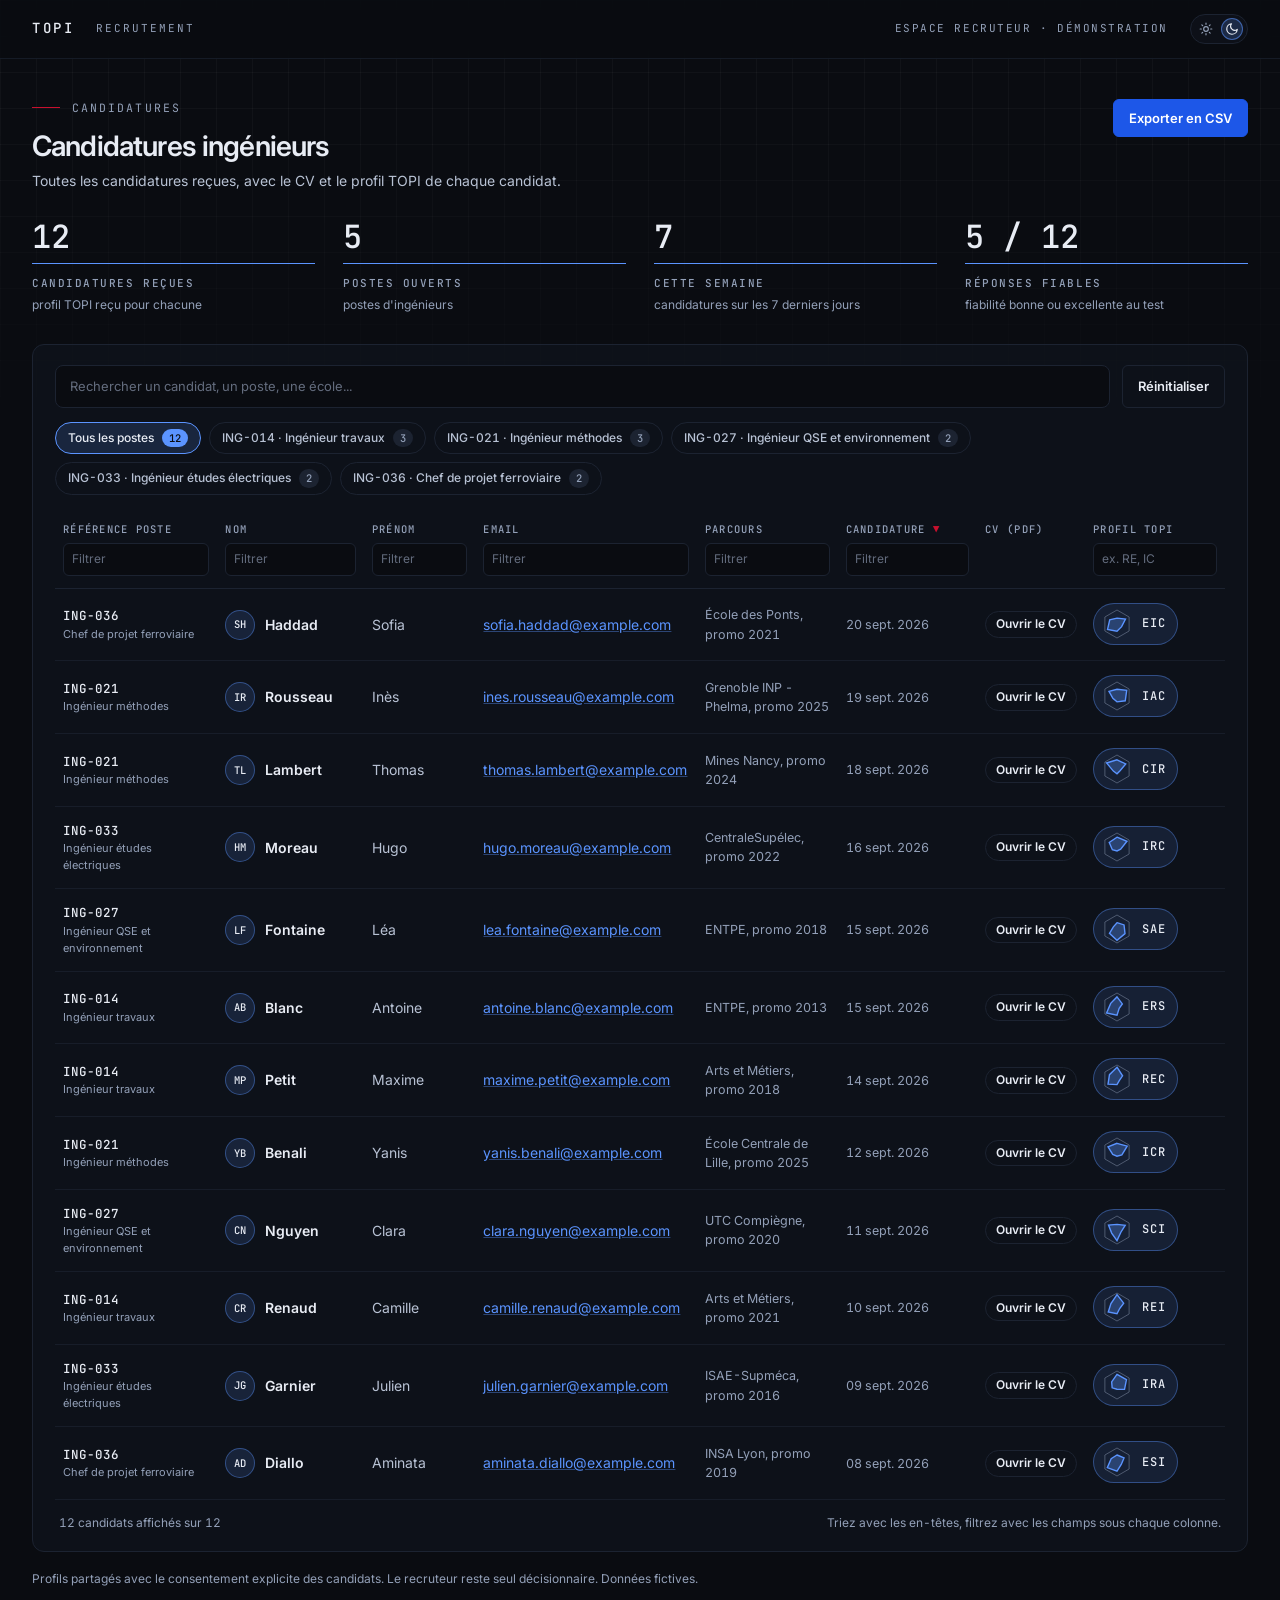
<file: index.html>
<!doctype html>
<html lang="fr">
<head>
<meta charset="utf-8">
<meta name="viewport" content="width=device-width, initial-scale=1">
<meta name="robots" content="noindex, nofollow">
<title>Candidatures ingénieurs · TOPI Recrutement</title>
<link href="https://fonts.googleapis.com/css2?family=Inter:wght@400;500;600;700&family=JetBrains+Mono:wght@400;500&display=swap" rel="stylesheet">
<link rel="icon" href="favicon-32x32.png" sizes="32x32" type="image/png">
<link rel="icon" href="favicon-192x192.png" sizes="192x192" type="image/png">
<script>(function(){var k="topi-demo-theme",q=new URLSearchParams(location.search).get("theme"),t=null;try{if(q==="light"||q==="dark")localStorage.setItem(k,q);t=localStorage.getItem(k);}catch(e){}if(q==="light"||q==="dark")t=q;if(t==="light")document.documentElement.setAttribute("data-theme","light");})();</script>
<link rel="stylesheet" href="style.css?v=20261014c">
</head>
<body>
<header class="topbar">
  <a class="logo" href="index.html">TOPI</a>
  <span class="prod">Recrutement</span>
  <div class="right">Espace recruteur · démonstration</div>
  <button class="theme-toggle" type="button" role="switch" aria-checked="false" aria-label="Thème sombre activé. Passer au thème clair" title="Thème sombre activé. Passer au thème clair"><span class="tt-knob"></span><span class="tt-ic tt-sun"><svg viewBox="0 0 24 24" width="14" height="14" fill="none" stroke="currentColor" stroke-width="2" stroke-linecap="round" aria-hidden="true"><circle cx="12" cy="12" r="4"/><path d="M12 2v2M12 20v2M4.9 4.9l1.4 1.4M17.7 17.7l1.4 1.4M2 12h2M20 12h2M4.9 19.1l1.4-1.4M17.7 6.3l1.4-1.4"/></svg></span><span class="tt-ic tt-moon"><svg viewBox="0 0 24 24" width="14" height="14" fill="none" stroke="currentColor" stroke-width="2" stroke-linecap="round" stroke-linejoin="round" aria-hidden="true"><path d="M21 12.8A9 9 0 1 1 11.2 3a7 7 0 0 0 9.8 9.8z"/></svg></span></button>
</header>
<main class="wide">
  <div class="pagehead">
    <div>
      <div class="eyebrow"><span class="rule"></span>Candidatures</div>
      <h1>Candidatures ingénieurs</h1>
      <p class="sub">Toutes les candidatures reçues, avec le CV et le profil TOPI de chaque candidat.</p>
    </div>
    <button class="btn primary" id="export">Exporter en CSV</button>
  </div>

  <div class="kpis" id="kpis"></div>

  <div class="card list">
    <div class="toolbar2">
      <div class="search"><input id="q" type="search" placeholder="Rechercher un candidat, un poste, une école..."></div>
      <button class="btn" id="reset">Réinitialiser</button>
    </div>
    <div class="chips2" id="postes"></div>
    <div class="tablewrap">
      <table>
        <thead>
          <tr id="heads"></tr>
          <tr class="filters" id="filters"></tr>
        </thead>
        <tbody id="rows"></tbody>
      </table>
    </div>
    <div class="empty" id="empty">Aucun candidat ne correspond aux filtres.</div>
    <div class="tfoot"><span id="count"></span><span>Triez avec les en-têtes, filtrez avec les champs sous chaque colonne.</span></div>
  </div>
  <p class="foot">Profils partagés avec le consentement explicite des candidats. Le recruteur reste seul décisionnaire. Données fictives.</p>
</main>
<script src="data.js?v=20261014c"></script>
<script>
const fmtDate = iso => new Date(iso).toLocaleDateString("fr-FR", { day: "2-digit", month: "short", year: "numeric" });
const norm = s => String(s).toLowerCase().normalize("NFD").replace(/[̀-ͯ]/g, "");
const tri = c => Object.entries(c.riasec).sort((a, b) => b[1] - a[1]).slice(0, 3).map(e => e[0]).join("");

function mini(c) {
  const order = ["R", "I", "A", "S", "E", "C"], cx = 17, cy = 17, R = 14;
  const pt = (i, r) => { const a = (-90 + i * 60) * Math.PI / 180; return [cx + r * Math.cos(a), cy + r * Math.sin(a)].join(","); };
  const ring = order.map((k, i) => pt(i, R)).join(" ");
  const data = order.map((k, i) => pt(i, R * c.riasec[k] / 100)).join(" ");
  return `<svg class="mini" viewBox="0 0 34 34" width="34" height="34"><polygon points="${ring}" fill="none" stroke="var(--muted)" stroke-opacity=".45"/><polygon points="${data}" fill="color-mix(in srgb, var(--accent) 30%, transparent)" stroke="var(--accent)" stroke-width="1.4"/></svg>`;
}

const COLS = [
  { key: "ref", label: "Référence poste", filter: c => c.ref + " " + c.poste, sort: c => c.ref },
  { key: "nom", label: "Nom", filter: c => c.nom, sort: c => c.nom },
  { key: "prenom", label: "Prénom", filter: c => c.prenom, sort: c => c.prenom },
  { key: "email", label: "Email", filter: c => c.email, sort: c => c.email },
  { key: "parcours", label: "Parcours", filter: c => c.parcours, sort: c => c.parcours },
  { key: "date", label: "Candidature", filter: c => fmtDate(c.candidature), sort: c => c.candidature },
  { key: "cv", label: "CV (PDF)", nofilter: true, nosort: true },
  { key: "profil", label: "Profil TOPI", filter: c => tri(c), sort: c => tri(c), placeholder: "ex. RE, IC" }
];

let sortKey = "date", sortDir = -1, poste = "", q = "";
const filters = {};
const heads = document.getElementById("heads"), fil = document.getElementById("filters");

COLS.forEach(col => {
  const th = document.createElement("th");
  th.dataset.key = col.key;
  th.innerHTML = col.label + ' <span class="arrow"></span>';
  if (!col.nosort) {
    th.className = "sortable";
    th.onclick = () => { sortDir = sortKey === col.key ? -sortDir : 1; sortKey = col.key; render(); };
  }
  heads.appendChild(th);
  const td = document.createElement("td");
  if (!col.nofilter) {
    const inp = document.createElement("input");
    inp.placeholder = col.placeholder || "Filtrer";
    inp.oninput = () => { filters[col.key] = norm(inp.value); render(); };
    td.appendChild(inp);
  }
  fil.appendChild(td);
});

document.getElementById("q").oninput = e => { q = norm(e.target.value); render(); };
document.getElementById("reset").onclick = () => {
  Object.keys(filters).forEach(k => delete filters[k]);
  fil.querySelectorAll("input").forEach(i => i.value = "");
  document.getElementById("q").value = ""; q = ""; poste = "";
  sortKey = "date"; sortDir = -1; render();
};

const postes = [...new Map(CANDIDATS.map(c => [c.ref, c.poste])).entries()].sort();

function renderChips() {
  const el = document.getElementById("postes");
  const n = ref => CANDIDATS.filter(c => !ref || c.ref === ref).length;
  el.innerHTML = [["", "Tous les postes"], ...postes.map(([r, t]) => [r, r + " · " + t])].map(([r, t]) =>
    `<button class="chip2 ${poste === r ? "on" : ""}" data-ref="${r}">${t}<b>${n(r)}</b></button>`).join("");
  el.querySelectorAll("button").forEach(b => b.onclick = () => { poste = b.dataset.ref; render(); });
}

function renderKpis() {
  const last = CANDIDATS.reduce((m, c) => c.candidature > m ? c.candidature : m, "");
  const since = new Date(new Date(last).getTime() - 7 * 864e5).toISOString().slice(0, 10);
  const recent = CANDIDATS.filter(c => c.candidature > since).length;
  const fiables = CANDIDATS.filter(c => ["Excellent", "Bon"].includes(c.validite.niveau)).length;
  const items = [
    ["Candidatures reçues", CANDIDATS.length, "profil TOPI reçu pour chacune"],
    ["Postes ouverts", postes.length, "postes d'ingénieurs"],
    ["Cette semaine", recent, "candidatures sur les 7 derniers jours"],
    ["Réponses fiables", fiables + " / " + CANDIDATS.length, "fiabilité bonne ou excellente au test"]
  ];
  document.getElementById("kpis").innerHTML = items.map(([t, v, s]) => `<div class="kpi"><div class="kv">${v}</div><div class="kt">${t}</div><div class="ks">${s}</div></div>`).join("");
}

function render() {
  let list = CANDIDATS.filter(c => (!poste || c.ref === poste)
    && (!q || norm([c.prenom, c.nom, c.email, c.ref, c.poste, c.parcours].join(" ")).includes(q))
    && COLS.every(col => {
      const f = filters[col.key];
      return !f || norm(col.filter(c)).includes(f);
    }));
  const col = COLS.find(x => x.key === sortKey);
  list = list.slice().sort((a, b) => {
    const x = col.sort(a), y = col.sort(b);
    return (typeof x === "number" ? x - y : String(x).localeCompare(String(y), "fr")) * sortDir;
  });
  heads.querySelectorAll("th").forEach(th => {
    th.querySelector(".arrow").textContent = th.dataset.key === sortKey ? (sortDir === 1 ? "▲" : "▼") : "";
  });
  document.getElementById("rows").innerHTML = list.map(c => {
    const i = CANDIDATS.indexOf(c);
    const cvUrl = "cv.html?f=" + encodeURIComponent(c.cv) + "&n=" + encodeURIComponent(c.prenom + " " + c.nom);
    return `<tr>
      <td class="ref">${c.ref}<small>${c.poste}</small></td>
      <td><div class="who"><span class="av">${c.prenom[0]}${c.nom[0]}</span>${c.nom}</div></td>
      <td>${c.prenom}</td>
      <td><a href="mailto:${c.email}">${c.email}</a></td>
      <td class="muted">${c.parcours}</td>
      <td class="muted nowrap">${fmtDate(c.candidature)}</td>
      <td><a class="pill cv" href="${cvUrl}" target="_blank" rel="noopener">Ouvrir le CV</a></td>
      <td><a class="pill topi" href="profil.html?id=${c.id}" target="_blank" rel="noopener">${mini(c)}<span>${tri(c)}</span></a></td>
    </tr>`;
  }).join("");
  document.getElementById("count").textContent = list.length + " candidat" + (list.length > 1 ? "s" : "") + " affiché" + (list.length > 1 ? "s" : "") + " sur " + CANDIDATS.length;
  document.getElementById("empty").style.display = list.length ? "none" : "block";
  renderChips(); renderKpis();
}

document.getElementById("export").onclick = () => {
  const head = ["Référence poste", "Poste", "Nom", "Prénom", "Email", "Parcours", "Candidature", "Profil RIASEC", "CV"];
  const rows = CANDIDATS.map(c => [c.ref, c.poste, c.nom, c.prenom, c.email, c.parcours, c.candidature, tri(c), c.cv]);
  const csv = [head, ...rows].map(r => r.map(v => '"' + String(v).replace(/"/g, '""') + '"').join(";")).join("\r\n");
  const a = document.createElement("a");
  a.href = URL.createObjectURL(new Blob(["﻿" + csv], { type: "text/csv;charset=utf-8" }));
  a.download = "candidatures-ingenieurs.csv"; a.click();
};

render();
</script>
<script src="theme.js?v=20261014c"></script>
</body>
</html>
</file>
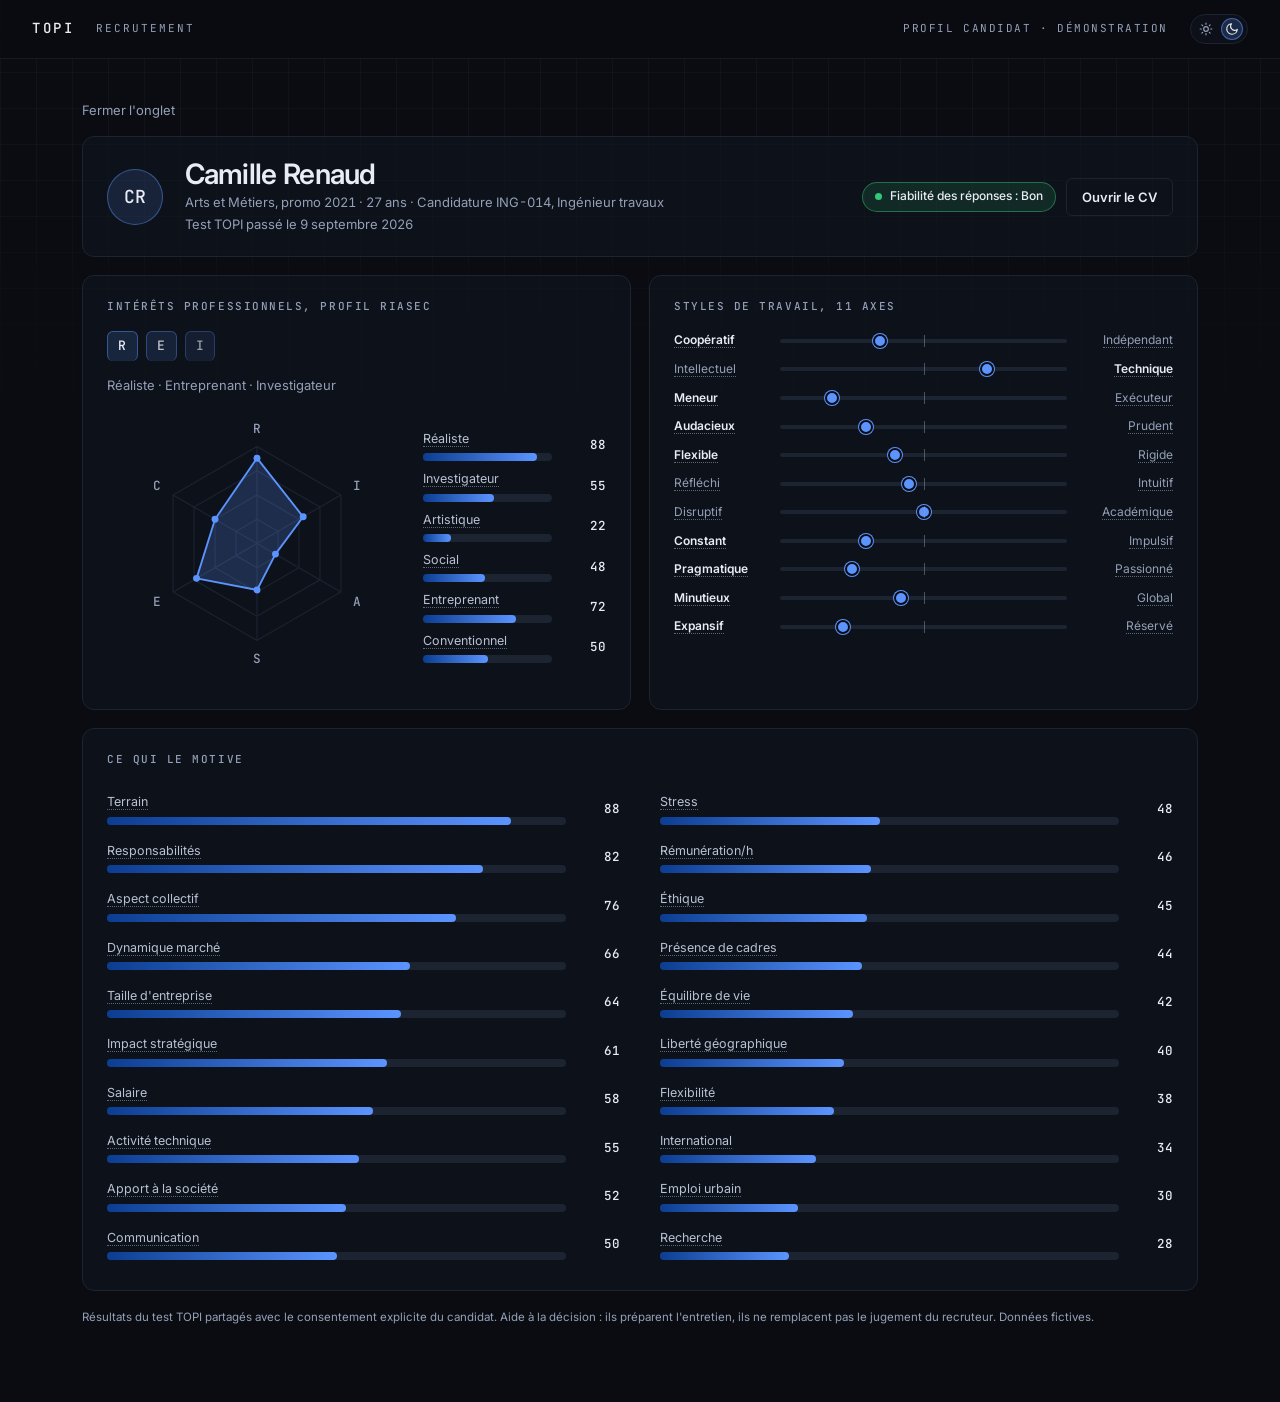
<file: profil.html>
<!doctype html>
<html lang="fr">
<head>
<meta charset="utf-8">
<meta name="viewport" content="width=device-width, initial-scale=1">
<meta name="robots" content="noindex, nofollow">
<title>Profil TOPI</title>
<link href="https://fonts.googleapis.com/css2?family=Inter:wght@400;500;600;700&family=JetBrains+Mono:wght@400;500&display=swap" rel="stylesheet">
<link rel="icon" href="favicon-32x32.png" sizes="32x32" type="image/png">
<link rel="icon" href="favicon-192x192.png" sizes="192x192" type="image/png">
<script>(function(){var k="topi-demo-theme",q=new URLSearchParams(location.search).get("theme"),t=null;try{if(q==="light"||q==="dark")localStorage.setItem(k,q);t=localStorage.getItem(k);}catch(e){}if(q==="light"||q==="dark")t=q;if(t==="light")document.documentElement.setAttribute("data-theme","light");})();</script>
<link rel="stylesheet" href="style.css?v=20261014c">
</head>
<body>
<header class="topbar">
  <a class="logo" href="index.html">TOPI</a>
  <span class="prod">Recrutement</span>
  <div class="right">Profil candidat · démonstration</div>
  <button class="theme-toggle" type="button" role="switch" aria-checked="false" aria-label="Thème sombre activé. Passer au thème clair" title="Thème sombre activé. Passer au thème clair"><span class="tt-knob"></span><span class="tt-ic tt-sun"><svg viewBox="0 0 24 24" width="14" height="14" fill="none" stroke="currentColor" stroke-width="2" stroke-linecap="round" aria-hidden="true"><circle cx="12" cy="12" r="4"/><path d="M12 2v2M12 20v2M4.9 4.9l1.4 1.4M17.7 17.7l1.4 1.4M2 12h2M20 12h2M4.9 19.1l1.4-1.4M17.7 6.3l1.4-1.4"/></svg></span><span class="tt-ic tt-moon"><svg viewBox="0 0 24 24" width="14" height="14" fill="none" stroke="currentColor" stroke-width="2" stroke-linecap="round" stroke-linejoin="round" aria-hidden="true"><path d="M21 12.8A9 9 0 1 1 11.2 3a7 7 0 0 0 9.8 9.8z"/></svg></span></button>
</header>
<main id="app"></main>
<div id="tooltip" class="tooltip" role="tooltip"></div>
<script src="data.js?v=20261014c"></script>
<script src="defs.js?v=20261014c"></script>
<script>
const id = new URLSearchParams(location.search).get("id");
const c = CANDIDATS.find(x => x.id === id) || CANDIDATS[0];
document.title = "Profil TOPI - " + c.prenom + " " + c.nom;

const top3 = Object.entries(c.riasec).sort((a, b) => b[1] - a[1]).slice(0, 3);
const dateFr = new Date(c.date_passage).toLocaleDateString("fr-FR", { day: "numeric", month: "long", year: "numeric" });

const relKey = { "Excellent": "excellent", "Bon": "bon", "Convenable": "convenable", "Mauvais": "mauvais" }[c.validite.niveau] || "convenable";
const cvUrl = "cv.html?f=" + encodeURIComponent(c.cv) + "&n=" + encodeURIComponent(c.prenom + " " + c.nom);
const esc = s => s.replace(/&/g, "&amp;").replace(/"/g, "&quot;").replace(/</g, "&lt;");
const tip = (kind, key, inner, cls = "") => `<span class="tip ${cls}" data-kind="${kind}" data-key="${esc(key)}">${inner}</span>`;

function radar() {
  const cx = 130, cy = 120, R = 84, order = ["R", "I", "A", "S", "E", "C"];
  const ang = i => (-90 + i * 60) * Math.PI / 180;
  const pt = (i, r) => [cx + r * Math.cos(ang(i)), cy + r * Math.sin(ang(i))];
  const poly = f => order.map((k, i) => pt(i, R * f).join(",")).join(" ");
  const data = order.map((k, i) => pt(i, R * c.riasec[k] / 100).join(",")).join(" ");
  let s = `<svg viewBox="0 0 260 240" width="100%" style="max-width:300px">`;
  [0.25, 0.5, 0.75, 1].forEach(f => s += `<polygon points="${poly(f)}" fill="none" stroke="var(--line)" stroke-width="1"/>`);
  order.forEach((k, i) => { const p = pt(i, R); s += `<line x1="${cx}" y1="${cy}" x2="${p[0]}" y2="${p[1]}" stroke="var(--line)"/>`; });
  s += `<polygon points="${data}" fill="color-mix(in srgb, var(--accent) 22%, transparent)" stroke="var(--accent)" stroke-width="1.6" stroke-linejoin="round"/>`;
  order.forEach((k, i) => {
    const d = pt(i, R * c.riasec[k] / 100), l = pt(i, R + 16);
    s += `<circle cx="${d[0]}" cy="${d[1]}" r="3" fill="var(--accent)"/>`;
    s += `<g class="tip" data-kind="riasec" data-key="${k}" style="cursor:help"><circle cx="${l[0]}" cy="${l[1]}" r="12" fill="transparent"/><text x="${l[0]}" y="${l[1] + 4}" text-anchor="middle" font-size="11" font-weight="500" fill="var(--muted)" style="font-family:var(--font-mono)">${k}</text></g>`;
  });
  return s + "</svg>";
}

const bar = (labelHtml, v, red) => `<div class="bar"><div><div class="lbl"><span>${labelHtml}</span></div><div class="track"><div class="fill ${red ? "red" : ""}" style="width:${v}%"></div></div></div><div class="val">${v}</div></div>`;

const axes = AXES.map((pair, i) => {
  const s = c.axes[i];
  return `<div class="axis"><div class="${s < 45 ? "on" : ""}">${tip("style", pair[0], pair[0], i.toString())}</div><div class="line"><div class="dot" style="left:${s}%"></div></div><div class="r ${s > 55 ? "on" : ""}">${tip("style", pair[1], pair[1], i.toString())}</div></div>`;
}).join("");

document.getElementById("app").innerHTML = `
  <a class="back" href="javascript:window.close()">Fermer l'onglet</a>
  <div class="card head">
    <div class="avatar">${c.prenom[0]}${c.nom[0]}</div>
    <div>
      <h1>${c.prenom} ${c.nom}</h1>
      <div class="meta">${c.parcours} · ${c.age} ans · Candidature ${c.ref}, ${c.poste}</div>
      <div class="meta">Test TOPI passé le ${dateFr}</div>
    </div>
    <div class="actions">
      <span class="rel rel-${relKey}" title="Indice d'incohérence : ${c.validite.incoherence}"><i></i>Fiabilité des réponses : ${c.validite.niveau}</span>
      <a class="btn" href="${cvUrl}" target="_blank" rel="noopener">Ouvrir le CV</a>
    </div>
  </div>

  <div class="grid2">
    <div class="card">
      <h2>Intérêts professionnels, profil RIASEC</h2>
      <div class="triplet">${top3.map(e => tip("riasec", e[0], e[0])).join("")}</div>
      <div class="meta" style="margin-bottom:10px">${top3.map(e => RIASEC_LABELS[e[0]]).join(" · ")}</div>
      <div style="display:grid;grid-template-columns:300px 1fr;gap:16px;align-items:center">
        <div>${radar()}</div>
        <div>${Object.keys(RIASEC_LABELS).map(k => bar(tip("riasec", k, RIASEC_LABELS[k]), c.riasec[k])).join("")}</div>
      </div>
    </div>
    <div class="card">
      <h2>Styles de travail, 11 axes</h2>
      ${axes}
    </div>
  </div>

  <div class="card" style="margin-top:18px">
    <h2>Ce qui le motive</h2>
    <div class="cols2">${CRITERES.map((k, i) => [k, c.attentes[i]]).sort((a, b) => b[1] - a[1]).map(e => bar(tip("critere", e[0], e[0]), e[1])).join("")}</div>
  </div>
  <p class="note">Résultats du test TOPI partagés avec le consentement explicite du candidat. Aide à la décision : ils préparent l'entretien, ils ne remplacent pas le jugement du recruteur. Données fictives.</p>
`;

const tt = document.getElementById("tooltip");
function content(el) {
  const kind = el.dataset.kind, key = el.dataset.key;
  if (kind === "riasec") return [RIASEC_LABELS[key], DEF_RIASEC[key]];
  if (kind === "critere") return [key, DEF_CRITERES[key]];
  const i = AXES.findIndex(p => p.includes(key));
  return [key + " (" + DIMENSIONS[i] + ")", DEF_STYLES[key]];
}
function place(e) {
  const pad = 14, w = tt.offsetWidth, h = tt.offsetHeight;
  let x = e.clientX + pad, y = e.clientY + pad;
  if (x + w > innerWidth - 8) x = e.clientX - w - pad;
  if (y + h > innerHeight - 8) y = e.clientY - h - pad;
  tt.style.left = Math.max(8, x) + "px"; tt.style.top = Math.max(8, y) + "px";
}
document.addEventListener("mouseover", e => {
  const el = e.target.closest(".tip");
  if (!el) return;
  const [title, text] = content(el);
  tt.innerHTML = `<b>${title}</b><span>${text}</span>`;
  tt.style.display = "block"; place(e);
});
document.addEventListener("mousemove", e => { if (tt.style.display === "block") place(e); });
document.addEventListener("mouseout", e => { if (e.target.closest(".tip")) tt.style.display = "none"; });
</script>
<script src="theme.js?v=20261014c"></script>
</body>
</html>
</file>
<file: style.css>
/*
 * Thème des démos TOPI Recrutement : mêmes jetons que le site topi-test.com
 * (graphite, filets fins, Inter, JetBrains Mono, bleu d'action, rouge signal).
 */
:root {
  --graphite: #0A0C11;
  --surface: #12161F;
  --line: #1C2331;
  --ink: #E8ECF4;
  --body: #B8C2D4;
  --muted: #93A0B8;
  --brand: #0B3D91;
  --accent: #5B94FF;
  --action: #1D57E8;
  --signal: #C8102E;
  --ok: #34C77B;
  --warn: #F0A23B;
  --bad: #EF5A5A;
  --font-sans: "Inter", system-ui, -apple-system, "Segoe UI", sans-serif;
  --font-mono: "JetBrains Mono", ui-monospace, "Cascadia Mono", Consolas, monospace;
  color-scheme: dark;
  --card: color-mix(in srgb, var(--surface) 55%, transparent);
  --card-shadow: none;
  --row-hover: color-mix(in srgb, var(--surface) 85%, transparent);
  --action-hover: var(--accent);
  --grid: rgba(255, 255, 255, .03);
  --tip-bg: #171C28;
  --tip-line: #1C2331;
  --switch-off: #2A3347;
  --shadow-lg: rgba(0, 0, 0, .55);
  --lv-mid: 42%;
  --lv-low: 22%;
  --s1: #5B94FF;
  --s2: #34C77B;
  --s3: #F0A23B;
  --rel-ex: #5B94FF;
  --rel-bon: #34C77B;
  --rel-conv: #F0A23B;
  --rel-mauv: #EF5A5A;
}
/* Thème clair : mêmes teintes de marque, surfaces claires, bleu d'action en accent. */
:root[data-theme="light"] {
  color-scheme: light;
  --graphite: #F4F6FB;
  --surface: #FFFFFF;
  --line: #DBE1EC;
  --ink: #0E1420;
  --body: #2C3850;
  --muted: #566580;
  --accent: #1D57E8;
  --action: #1D57E8;
  --ok: #1E9E5C;
  --warn: #C97A0B;
  --bad: #D63B3B;
  --card: #FFFFFF;
  --card-shadow: 0 1px 2px rgba(15, 23, 42, .05), 0 6px 18px -10px rgba(15, 23, 42, .10);
  --row-hover: color-mix(in srgb, var(--accent) 5%, transparent);
  --action-hover: var(--brand);
  --grid: rgba(14, 20, 32, .05);
  --tip-bg: #0E1420;
  --tip-line: #0E1420;
  --switch-off: #C3CCDB;
  --shadow-lg: rgba(15, 23, 42, .22);
  --lv-mid: 55%;
  --lv-low: 32%;
  --s1: #1D57E8;
  --s2: #1E9E5C;
  --s3: #D98A12;
  --rel-ex: #1D57E8;
  --rel-bon: #1E9E5C;
  --rel-conv: #C97A0B;
  --rel-mauv: #D63B3B;
}
* { box-sizing: border-box; }
html { background: var(--graphite); scroll-behavior: smooth; -webkit-font-smoothing: antialiased; }
body {
  margin: 0; position: relative; background: transparent; color: var(--body);
  font-family: var(--font-sans); font-size: 14px; line-height: 1.55; font-variant-numeric: tabular-nums;
}
body::before {
  content: ""; position: absolute; inset: 0 0 auto 0; height: 460px; z-index: -1; pointer-events: none;
  background-image: linear-gradient(var(--grid) 1px, transparent 1px), linear-gradient(90deg, var(--grid) 1px, transparent 1px);
  background-size: 36px 36px;
  -webkit-mask-image: linear-gradient(to bottom, #000 25%, transparent);
  mask-image: linear-gradient(to bottom, #000 25%, transparent);
}
a { color: var(--accent); }
h1, h2, h3 { color: var(--ink); letter-spacing: -0.03em; text-wrap: balance; }
:focus-visible { outline: 2px solid var(--accent); outline-offset: 3px; }
svg text { font-family: var(--font-sans); }

/* ---- en-tête ---- */
.topbar {
  position: sticky; top: 0; z-index: 40; display: flex; align-items: center; gap: 22px; padding: 14px 32px;
  border-bottom: 1px solid color-mix(in srgb, var(--line) 70%, transparent);
  background: color-mix(in srgb, var(--graphite) 85%, transparent); backdrop-filter: blur(12px); -webkit-backdrop-filter: blur(12px);
}
.topbar .logo { font-family: var(--font-mono); font-size: 14px; font-weight: 500; letter-spacing: .18em; color: var(--ink); text-decoration: none; }
.topbar .prod { font-family: var(--font-mono); font-size: 11px; letter-spacing: .18em; text-transform: uppercase; color: var(--muted); }
.topbar .sep { width: 1px; height: 16px; background: var(--line); }
.topbar nav { display: flex; gap: 22px; }
.topbar nav a { color: var(--muted); text-decoration: none; font-size: 14px; transition: color .15s; }
.topbar nav a:hover { color: var(--ink); }
.topbar nav a.on { color: var(--ink); box-shadow: inset 0 -2px 0 var(--signal); padding-bottom: .15rem; }
.topbar .right { margin-left: auto; font-family: var(--font-mono); font-size: 11px; letter-spacing: .14em; text-transform: uppercase; color: var(--muted); }

main { max-width: 1180px; margin: 0 auto; padding: 40px 32px 64px; }
main.wide { max-width: 1360px; }
.eyebrow { display: flex; align-items: center; gap: 12px; margin-bottom: 14px; font-family: var(--font-mono); font-size: 11.5px; letter-spacing: .18em; text-transform: uppercase; color: var(--muted); }
.eyebrow .rule { display: block; width: 28px; height: 1px; background: var(--signal); }
h1 { font-size: clamp(1.6rem, 2.2vw, 2.1rem); font-weight: 600; line-height: 1.1; margin: 0 0 8px; }
.sub { color: var(--body); margin: 0 0 22px; max-width: 68ch; }
.pagehead { display: flex; align-items: flex-start; justify-content: space-between; gap: 20px; margin-bottom: 28px; }
.pagehead .sub { margin: 0; }
.actions2 { display: flex; gap: 10px; align-items: center; flex-wrap: wrap; justify-content: flex-end; }

.theme-toggle { position: relative; display: inline-flex; align-items: center; justify-content: space-between; flex: none; width: 58px; height: 30px; padding: 0 7px; border: 1px solid var(--line); border-radius: 999px; background: var(--card); box-shadow: var(--card-shadow); color: var(--muted); cursor: pointer; transition: border-color .15s; }
.theme-toggle:hover { border-color: var(--accent); }
.theme-toggle .tt-ic { position: relative; z-index: 1; display: grid; place-items: center; width: 16px; height: 16px; transition: color .2s; }
.theme-toggle .tt-moon { color: var(--ink); }
.theme-toggle .tt-knob { position: absolute; top: 3px; left: 4px; width: 22px; height: 22px; border-radius: 50%; background: color-mix(in srgb, var(--accent) 20%, transparent); border: 1px solid color-mix(in srgb, var(--accent) 55%, transparent); transform: translateX(26px); transition: transform .25s cubic-bezier(.16, 1, .3, 1); }
:root[data-theme="light"] .theme-toggle .tt-knob { transform: none; }
:root[data-theme="light"] .theme-toggle .tt-sun { color: var(--ink); }
:root[data-theme="light"] .theme-toggle .tt-moon { color: var(--muted); }
@media (prefers-reduced-motion: reduce) { .theme-toggle .tt-knob { transition: none; } }

/* ---- surfaces ---- */
.card {
  background: var(--card); box-shadow: var(--card-shadow); border: 1px solid var(--line);
  border-radius: 12px; padding: 22px 24px;
}
.card h2 { font-family: var(--font-mono); font-size: 11px; font-weight: 500; text-transform: uppercase; letter-spacing: .14em; color: var(--muted); margin: 0 0 16px; }
.card.list { padding: 20px 22px 14px; }
.note { color: var(--muted); font-size: 11.5px; margin-top: 18px; }
.foot { margin-top: 18px; color: var(--muted); font-size: 12px; }
.back { display: inline-block; margin-bottom: 16px; color: var(--muted); text-decoration: none; font-size: 13px; transition: color .15s; }
.back:hover { color: var(--ink); }
.meta { color: var(--muted); font-size: 13px; margin-top: 2px; }
.grid2 { display: grid; grid-template-columns: 1fr 1fr; gap: 18px; margin-top: 18px; }
@media (max-width: 900px) { .grid2 { grid-template-columns: 1fr; } }

/* ---- boutons ---- */
.btn {
  display: inline-flex; align-items: center; gap: .5rem; border: 1px solid var(--line); background: transparent; color: var(--ink);
  padding: .5rem .95rem; border-radius: 6px; font: inherit; font-size: 13px; font-weight: 600; cursor: pointer; text-decoration: none;
  transition: border-color .15s, color .15s, background .15s;
}
.btn:hover { border-color: var(--accent); color: var(--accent); }
.btn.primary { background: var(--action); border-color: var(--action); color: #fff; }
.btn.primary:hover { background: var(--action-hover); border-color: var(--action-hover); color: #fff; }
.btn:disabled { opacity: .4; cursor: not-allowed; }
.btn:disabled:hover { border-color: var(--line); color: var(--ink); }
.btn.primary:disabled:hover { background: var(--action); border-color: var(--action); color: #fff; }
.opt { background: color-mix(in srgb, var(--accent) 16%, transparent); color: var(--accent); border-radius: 999px; padding: 1px 8px; font-family: var(--font-mono); font-size: 10px; letter-spacing: .08em; text-transform: uppercase; }
.toast { display: none; background: var(--surface); color: var(--ink); border: 1px solid var(--line); border-left: 2px solid var(--signal); border-radius: 8px; padding: 10px 14px; margin: 12px 0 0; font-size: 12.5px; }

/* ---- indicateurs ---- */
.kpis { display: grid; grid-template-columns: repeat(4, 1fr); gap: 28px; margin-bottom: 30px; }
@media (max-width: 900px) { .kpis { grid-template-columns: 1fr 1fr; } }
.kpi .kv { font-family: var(--font-mono); font-size: 2rem; font-weight: 500; color: var(--ink); line-height: 1.1; padding-bottom: .55rem; border-bottom: 1px solid var(--accent); }
.kpi .kt { font-family: var(--font-mono); font-size: 11px; font-weight: 500; letter-spacing: .14em; text-transform: uppercase; color: var(--muted); margin-top: .65rem; }
.kpi .ks { color: var(--muted); font-size: 12px; margin-top: 4px; }

/* ---- liste des candidatures ---- */
.toolbar2 { display: flex; gap: 12px; margin-bottom: 14px; }
.search { flex: 1; }
.search input { width: 100%; padding: 10px 14px; border: 1px solid var(--line); border-radius: 8px; font: inherit; font-size: 13px; background: var(--graphite); color: var(--ink); }
.search input::placeholder, .filters input::placeholder { color: color-mix(in srgb, var(--muted) 65%, transparent); }
.search input:focus { outline: none; border-color: var(--accent); }
.chips2 { display: flex; flex-wrap: wrap; gap: 8px; margin-bottom: 16px; }
.chip2 { border: 1px solid var(--line); background: transparent; color: var(--body); border-radius: 999px; padding: 6px 12px; font: inherit; font-size: 12px; font-weight: 500; cursor: pointer; display: inline-flex; gap: 8px; align-items: center; transition: border-color .15s, color .15s, background .15s; }
.chip2 b { font-family: var(--font-mono); background: var(--line); border-radius: 999px; padding: 1px 7px; font-size: 10.5px; font-weight: 500; color: var(--muted); }
.chip2:hover { border-color: var(--accent); color: var(--ink); }
.chip2.on { background: color-mix(in srgb, var(--accent) 16%, transparent); border-color: var(--accent); color: var(--ink); }
.chip2.on b { background: var(--accent); color: var(--graphite); }
.tablewrap { overflow-x: auto; }
table { width: 100%; border-collapse: collapse; }
thead th { white-space: nowrap; text-align: left; font-family: var(--font-mono); font-size: 10.5px; font-weight: 500; text-transform: uppercase; letter-spacing: .12em; color: var(--muted); padding: 10px 12px 6px; }
thead th.sortable { cursor: pointer; user-select: none; transition: color .15s; }
thead th.sortable:hover { color: var(--ink); }
thead th .arrow { display: inline-block; width: 12px; color: var(--signal); }
.filters td { padding: 0 12px 12px; border-bottom: 1px solid var(--line); }
.filters input { width: 100%; padding: 6px 8px; border: 1px solid var(--line); border-radius: 6px; font: inherit; font-size: 12px; background: var(--graphite); color: var(--ink); }
.filters input:focus { outline: none; border-color: var(--accent); }
tbody td { padding: 14px 12px; border-bottom: 1px solid color-mix(in srgb, var(--line) 70%, transparent); vertical-align: middle; }
tbody tr { transition: background .15s; }
tbody tr:hover { background: var(--row-hover); }
.list thead th, .list tbody td, .filters td { padding-left: 8px; padding-right: 8px; }
.list .filters input { min-width: 0; }
td.muted { color: var(--muted); font-size: 12.5px; }
td.nowrap { white-space: nowrap; }
td a { text-decoration-color: color-mix(in srgb, var(--accent) 40%, transparent); }
.ref { font-family: var(--font-mono); font-size: 12.5px; font-weight: 500; color: var(--ink); }
.ref small { display: block; font-family: var(--font-sans); font-weight: 400; color: var(--muted); font-size: 11px; }
.who { display: flex; align-items: center; gap: 10px; font-weight: 600; color: var(--ink); }
.av { width: 30px; height: 30px; border-radius: 50%; display: inline-grid; place-items: center; flex: none; font-family: var(--font-mono); font-size: 10.5px; font-weight: 500; color: var(--ink); background: color-mix(in srgb, var(--accent) 14%, transparent); border: 1px solid color-mix(in srgb, var(--accent) 40%, transparent); }
.pill { white-space: nowrap; display: inline-block; padding: 3px 10px; border-radius: 999px; border: 1px solid var(--line); color: var(--ink); font-weight: 600; font-size: 12px; text-decoration: none; transition: border-color .15s, color .15s, background .15s; }
.pill:hover { border-color: var(--accent); color: var(--accent); }
.pill.topi { display: inline-flex; align-items: center; gap: 8px; padding: 3px 12px 3px 6px; background: color-mix(in srgb, var(--accent) 12%, transparent); border-color: color-mix(in srgb, var(--accent) 40%, transparent); font-family: var(--font-mono); font-weight: 500; letter-spacing: .06em; }
.pill.topi:hover { background: color-mix(in srgb, var(--accent) 22%, transparent); border-color: var(--accent); color: var(--ink); }
input.pick, .slrow input[type=checkbox] { appearance: none; -webkit-appearance: none; width: 16px; height: 16px; margin: 0; border: 1px solid color-mix(in srgb, var(--muted) 55%, transparent); border-radius: 4px; background: transparent; cursor: pointer; display: inline-grid; place-items: center; transition: border-color .15s, background .15s; }
input.pick:hover, .slrow input[type=checkbox]:hover { border-color: var(--accent); }
input.pick:checked, .slrow input[type=checkbox]:checked { background: var(--action); border-color: var(--action); }
input.pick:checked::after, .slrow input[type=checkbox]:checked::after { content: ""; width: 8px; height: 4px; border-left: 2px solid #fff; border-bottom: 2px solid #fff; transform: rotate(-45deg) translate(1px, -1px); }
.empty { padding: 28px; text-align: center; color: var(--muted); display: none; }
.tfoot { display: flex; justify-content: space-between; gap: 16px; color: var(--muted); font-size: 12px; padding: 14px 4px 4px; }

/* ---- barres, jauges, adéquation ---- */
@keyframes grow { from { width: 0; } }
.adq { display: flex; align-items: center; gap: 10px; min-width: 150px; }
.adq b { font-family: var(--font-mono); font-size: 13px; font-weight: 500; width: 46px; color: var(--muted); }
.adq .abar { position: relative; flex: 1; height: 8px; background: var(--line); border-radius: 999px; min-width: 84px; }
.adq .abar::after { content: ""; position: absolute; top: -4px; bottom: -4px; left: 75%; width: 1.5px; background: var(--signal); }
.adq .abar i { display: block; height: 100%; border-radius: 999px; animation: grow .9s cubic-bezier(.16, 1, .3, 1) both; }
.adq.high b { color: var(--ink); }
.adq.high .abar i, .fill.ad-high { background: linear-gradient(90deg, var(--brand), var(--accent)); }
.adq.mid b { color: var(--body); }
.adq.mid .abar i, .fill.ad-mid { background: color-mix(in srgb, var(--accent) var(--lv-mid), transparent); }
.adq.low .abar i, .fill.ad-low { background: color-mix(in srgb, var(--accent) var(--lv-low), transparent); }
.gauge.high { color: var(--accent); }
.gauge.mid { color: color-mix(in srgb, var(--accent) 60%, var(--muted)); }
.gauge.low { color: var(--muted); }
.gauge .num { fill: var(--ink); font-family: var(--font-mono); }
.gauge .cap { fill: var(--muted); font-family: var(--font-mono); letter-spacing: .14em; }
.bar { display: grid; grid-template-columns: 1fr 44px; gap: 10px; align-items: center; margin: 8px 0; font-size: 12.5px; }
.bar .lbl { display: flex; justify-content: space-between; gap: 8px; }
.track { position: relative; height: 8px; background: var(--line); border-radius: 999px; margin-top: 5px; }
.fill { height: 100%; border-radius: 999px; background: linear-gradient(90deg, var(--brand), var(--accent)); animation: grow .9s cubic-bezier(.16, 1, .3, 1) both; }
.val { text-align: right; font-family: var(--font-mono); font-weight: 500; color: var(--ink); }
.tick { position: absolute; top: -3px; width: 2px; height: 14px; background: var(--ink); border-radius: 1px; }
.cols2 { display: grid; grid-template-columns: 1fr 1fr; grid-template-rows: repeat(10, auto); grid-auto-flow: column; column-gap: 40px; }
@media (max-width: 900px) { .cols2 { grid-template-columns: 1fr; grid-template-rows: none; grid-auto-flow: row; } }
@media (prefers-reduced-motion: reduce) { .fill, .adq .abar i { animation: none; } html { scroll-behavior: auto; } }

/* ---- profil candidat ---- */
.head { display: flex; gap: 22px; align-items: center; flex-wrap: wrap; }
.head h1 { margin: 0; }
.head .actions { margin-left: auto; display: flex; gap: 10px; align-items: center; flex-wrap: wrap; }
.avatar { width: 56px; height: 56px; border-radius: 50%; display: grid; place-items: center; font-family: var(--font-mono); font-size: 18px; font-weight: 500; color: var(--ink); background: color-mix(in srgb, var(--accent) 14%, transparent); border: 1px solid color-mix(in srgb, var(--accent) 45%, transparent); }
.rel { --c: var(--accent); display: inline-flex; align-items: center; gap: .45rem; padding: .3rem .75rem; border-radius: 999px; font-size: 12px; font-weight: 500; color: var(--ink); background: color-mix(in srgb, var(--c) 14%, transparent); border: 1px solid color-mix(in srgb, var(--c) 45%, transparent); cursor: help; }
.rel i { width: .45rem; height: .45rem; border-radius: 999px; background: var(--c); }
.rel-excellent { --c: var(--rel-ex); }
.rel-bon { --c: var(--rel-bon); }
.rel-convenable { --c: var(--rel-conv); }
.rel-mauvais { --c: var(--rel-mauv); }
.triplet { display: flex; gap: 8px; margin: 6px 0 14px; }
.triplet .tip { background: color-mix(in srgb, var(--accent) 16%, transparent); border: 1px solid color-mix(in srgb, var(--accent) 45%, transparent); color: var(--ink); font-family: var(--font-mono); font-weight: 500; border-radius: 6px; padding: 4px 10px; font-size: 13px; letter-spacing: .06em; }
.triplet .tip:nth-child(2) { opacity: .82; }
.triplet .tip:nth-child(3) { opacity: .64; }
.axis { display: grid; grid-template-columns: 96px 1fr 96px; gap: 10px; align-items: center; margin: 10px 0; font-size: 12px; color: var(--muted); }
.axis .r { text-align: right; }
.axis .on { color: var(--ink); font-weight: 600; }
.axis .line { position: relative; height: 4px; background: var(--line); border-radius: 2px; }
.axis .line::after { content: ""; position: absolute; left: 50%; top: -4px; width: 1px; height: 12px; background: color-mix(in srgb, var(--muted) 45%, transparent); }
.axis .dot { position: absolute; top: -5px; width: 14px; height: 14px; margin-left: -7px; border-radius: 50%; background: var(--accent); border: 2px solid var(--graphite); box-shadow: 0 0 0 1px var(--accent); }
.axis .tgt { position: absolute; top: -6px; width: 16px; height: 16px; margin-left: -8px; border-radius: 50%; border: 1.5px solid var(--ink); background: transparent; box-sizing: border-box; }
.tip { cursor: help; border-bottom: 1px dotted color-mix(in srgb, var(--muted) 60%, transparent); }
.triplet .tip, svg .tip { border-bottom: 0; }
.tooltip { position: fixed; display: none; z-index: 50; max-width: 340px; background: var(--tip-bg); color: #E8ECF4; border: 1px solid var(--tip-line); padding: 10px 13px; border-radius: 8px; box-shadow: 0 14px 34px var(--shadow-lg); font-size: 12px; line-height: 1.5; pointer-events: none; }
.tooltip b { display: block; color: #E8ECF4; margin-bottom: 3px; font-size: 12.5px; }
.tooltip span { color: #B8C2D4; font-weight: 400; }
.legend { display: flex; flex-wrap: wrap; gap: 18px; margin-top: 14px; font-size: 11.5px; color: var(--muted); }
.legend span { display: inline-flex; align-items: center; gap: 7px; }
.lg { display: inline-block; }
.lg.solid { width: 18px; height: 0; border-top: 2px solid var(--accent); }
.lg.dashed { width: 18px; height: 0; border-top: 2px dashed var(--ink); }
.lg.dot { width: 10px; height: 10px; border-radius: 50%; background: var(--accent); }
.lg.ring { width: 12px; height: 12px; border-radius: 50%; border: 1.5px solid var(--ink); box-sizing: border-box; }
.lg.bar { width: 18px; height: 6px; border-radius: 3px; background: linear-gradient(90deg, var(--brand), var(--accent)); }
.lg.tickmark { width: 2px; height: 12px; background: var(--ink); }

/* ---- adéquation sur le profil ---- */
.adqcard { display: grid; grid-template-columns: 180px 1.15fr 1fr 1fr; gap: 26px; align-items: start; margin-top: 18px; }
@media (max-width: 1000px) { .adqcard { grid-template-columns: 1fr; } }
.adqcard .gcol { text-align: center; }
.adqcard .gt { font-family: var(--font-mono); font-size: 11px; letter-spacing: .14em; text-transform: uppercase; color: var(--muted); margin-top: -4px; }
.adqcard .sub { margin: 12px 0; font-size: 12.5px; max-width: none; }
.adqcard .sub.off { opacity: .55; }
.adqcard .sl { display: flex; justify-content: space-between; margin-bottom: 4px; color: var(--body); }
.adqcard .sl b { font-family: var(--font-mono); font-weight: 500; color: var(--ink); }
.adqcard .sl small { color: var(--muted); font-weight: 400; }
.adqcard .link { display: inline-block; margin-top: 10px; font-size: 12px; font-weight: 600; }
.pt { border-left: 2px solid; padding: 4px 0 4px 12px; margin: 10px 0; font-size: 12.5px; color: var(--body); }
.pt b { display: block; color: var(--ink); font-weight: 600; }
.pt small { color: var(--muted); font-size: 11.5px; }
.pt.ok { border-color: var(--ok); }
.pt.ko { border-color: var(--warn); }

/* ---- profils cibles ---- */
.editor { display: grid; grid-template-columns: 270px 1fr 330px; gap: 18px; align-items: start; }
@media (max-width: 1100px) { .editor { grid-template-columns: 1fr; } }
.plist button { width: 100%; text-align: left; border: 1px solid var(--line); background: var(--card); box-shadow: var(--card-shadow); color: var(--body); border-radius: 12px; padding: 12px 14px; margin-bottom: 8px; font: inherit; cursor: pointer; transition: border-color .15s, background .15s; }
.plist button:hover { border-color: var(--accent); }
.plist button.on { border-color: var(--accent); background: color-mix(in srgb, var(--accent) 10%, transparent); }
.plist b { display: block; font-family: var(--font-mono); font-size: 12px; font-weight: 500; letter-spacing: .06em; color: var(--ink); }
.plist small { color: var(--muted); font-size: 12px; display: flex; justify-content: space-between; margin-top: 2px; }
.mod { color: var(--warn); font-weight: 600; }
.edhead { display: flex; align-items: center; justify-content: space-between; gap: 12px; margin-bottom: 14px; }
.edhead h1 { margin: 0; font-size: 1.35rem; }
.edhead p { margin: 2px 0 0; color: var(--muted); font-size: 12.5px; }
.edcard { margin-bottom: 16px; }
.slrow { display: grid; grid-template-columns: 24px 190px 1fr 40px; gap: 10px; align-items: center; margin: 8px 0; font-size: 12.5px; color: var(--body); }
.slrow.ax { grid-template-columns: 24px 90px 1fr 90px 36px; }
.slrow.nocheck { grid-template-columns: 190px 1fr 40px; }
.slrow input[type=range], .wctl input[type=range] { accent-color: var(--accent); }
.slrow input[type=range] { width: 100%; }
.slrow.off { opacity: .42; }
.slrow .v { text-align: right; font-family: var(--font-mono); font-weight: 500; color: var(--ink); }
.slrow .rt { text-align: right; }
.slrow .tip { border-bottom: 1px dotted color-mix(in srgb, var(--muted) 60%, transparent); cursor: help; }
.rank { position: sticky; top: 76px; }
.rrow { display: grid; grid-template-columns: 26px 1fr; gap: 10px; align-items: center; padding: 10px 0; border-bottom: 1px solid color-mix(in srgb, var(--line) 80%, transparent); }
.rrow:last-child { border: 0; }
.rrow .n { width: 24px; height: 24px; border-radius: 50%; background: var(--line); display: grid; place-items: center; font-family: var(--font-mono); font-weight: 500; font-size: 11px; color: var(--muted); }
.rrow a { color: var(--ink); font-weight: 600; text-decoration: none; font-size: 13px; display: block; }
.rrow a:hover { color: var(--accent); }
.rrow small { color: var(--muted); font-size: 11.5px; }
.rrow .adq { margin-top: 4px; }
/* classement des candidats : pas d'animation de remplissage (la liste se reconstruit à chaque réglage) */
.rank .adq .abar i { animation: none; }

.sechead { display: flex; align-items: center; justify-content: space-between; gap: 16px; margin-bottom: 14px; flex-wrap: wrap; }
.sechead h2 { margin: 0; }
.wctl { display: flex; align-items: center; gap: 10px; font-size: 12px; }
.wctl .wl { color: var(--muted); font-weight: 500; }
.wctl input[type=range] { width: 140px; }
.wctl b { min-width: 52px; text-align: right; font-family: var(--font-mono); font-weight: 500; color: var(--accent); }
.wctl.off b { color: var(--muted); }
.sw { position: relative; display: inline-block; width: 38px; height: 22px; }
.sw input { opacity: 0; width: 0; height: 0; }
.sw span { position: absolute; inset: 0; background: var(--switch-off); border-radius: 22px; cursor: pointer; transition: background .15s; }
.sw span::before { content: ""; position: absolute; width: 16px; height: 16px; left: 3px; top: 3px; background: #fff; border-radius: 50%; transition: transform .15s; }
.sw input:checked + span { background: var(--action); }
.sw input:checked + span::before { transform: translateX(16px); }
.sw input:focus-visible + span { outline: 2px solid var(--accent); outline-offset: 2px; }
.secoff > div:last-child { opacity: .4; pointer-events: none; }
.wsumcard { display: flex; align-items: center; justify-content: space-between; gap: 16px; margin-bottom: 16px; padding: 14px 20px; background: color-mix(in srgb, var(--accent) 8%, transparent); border-color: color-mix(in srgb, var(--accent) 30%, transparent); }
.wsumcard #wsum { font-family: var(--font-mono); font-weight: 500; color: var(--accent); white-space: nowrap; }
.wsumcard .hint2 { color: var(--muted); font-size: 12px; }

/* ---- rapport, guide d'entretien ---- */
.tabs { display: flex; gap: 6px; margin-top: 18px; border-bottom: 1px solid var(--line); }
.tabs button { border: 0; background: none; padding: 11px 18px; font: inherit; font-size: 14px; font-weight: 500; color: var(--muted); cursor: pointer; border-bottom: 2px solid transparent; margin-bottom: -1px; transition: color .15s; }
.tabs button:hover { color: var(--ink); }
.tabs button.on { color: var(--ink); border-color: var(--signal); }
.tab[hidden] { display: none; }
.rsum { margin-top: 18px; }
.rsum p { margin: 0; font-size: 14px; line-height: 1.7; color: var(--body); }
.rl { margin: 0; padding: 0; list-style: none; }
.rl li { position: relative; padding: 9px 0 9px 18px; border-bottom: 1px solid color-mix(in srgb, var(--line) 80%, transparent); font-size: 13px; line-height: 1.55; color: var(--body); }
.rl li:last-child { border: 0; }
.rl li::before { content: ""; position: absolute; left: 0; top: 16px; width: 7px; height: 7px; border-radius: 50%; background: var(--accent); }
.rl.ok li::before { background: var(--ok); }
.rl.ko li::before { background: var(--warn); }
.ghead { display: flex; justify-content: space-between; align-items: flex-start; gap: 16px; margin-bottom: 8px; }
.ghead h2 { margin-bottom: 4px; }
.ghead p { margin: 0; color: var(--muted); font-size: 12.5px; }
.gth { font-family: var(--font-mono); font-size: 11px; font-weight: 500; text-transform: uppercase; letter-spacing: .14em; color: var(--accent); margin: 24px 0 8px; }
.q { display: grid; grid-template-columns: 30px 1fr; gap: 12px; padding: 12px 0; border-bottom: 1px solid color-mix(in srgb, var(--line) 80%, transparent); }
.q:last-child { border: 0; }
.qn { width: 26px; height: 26px; border-radius: 50%; background: color-mix(in srgb, var(--accent) 14%, transparent); border: 1px solid color-mix(in srgb, var(--accent) 40%, transparent); color: var(--ink); display: grid; place-items: center; font-family: var(--font-mono); font-weight: 500; font-size: 11.5px; }
.q b { display: block; font-size: 13.5px; line-height: 1.55; color: var(--ink); font-weight: 600; }
.q small { display: block; color: var(--muted); font-size: 12px; margin-top: 4px; line-height: 1.5; }

/* ---- petits écrans ---- */
@media (max-width: 640px) {
  .topbar { flex-wrap: wrap; gap: 8px 16px; padding: 12px 16px; }
  .topbar .right { display: none; }
  .theme-toggle { margin-left: auto; }
  .topbar .sep { display: none; }
  .topbar nav { order: 3; width: 100%; gap: 16px; overflow-x: auto; white-space: nowrap; }
  main { padding: 26px 16px 48px; }
  .pagehead { flex-direction: column; }
  .actions2 { justify-content: flex-start; }
  .kpis { gap: 20px; }
  .head .actions { margin-left: 0; }
  .tfoot { flex-direction: column; }
  .wsumcard { flex-direction: column; align-items: flex-start; }
  .sechead { align-items: flex-start; }
}

/* ---- impression : retour au papier clair ---- */
@media print {
  :root { --graphite: #fff; --surface: #fff; --line: #D5DAE5; --ink: #0A0C11; --body: #1E2430; --muted: #4B5568; --accent: #1D57E8; }
  html, body { background: #fff !important; }
  body::before { display: none; }
  .topbar, .theme-toggle, .tabs, .back, .head .actions, .note, .btn, .actions2, .eyebrow { display: none !important; }
  main { padding: 0; }
  .card { border: 0; padding: 8px 0; background: none; }
}
</file>
